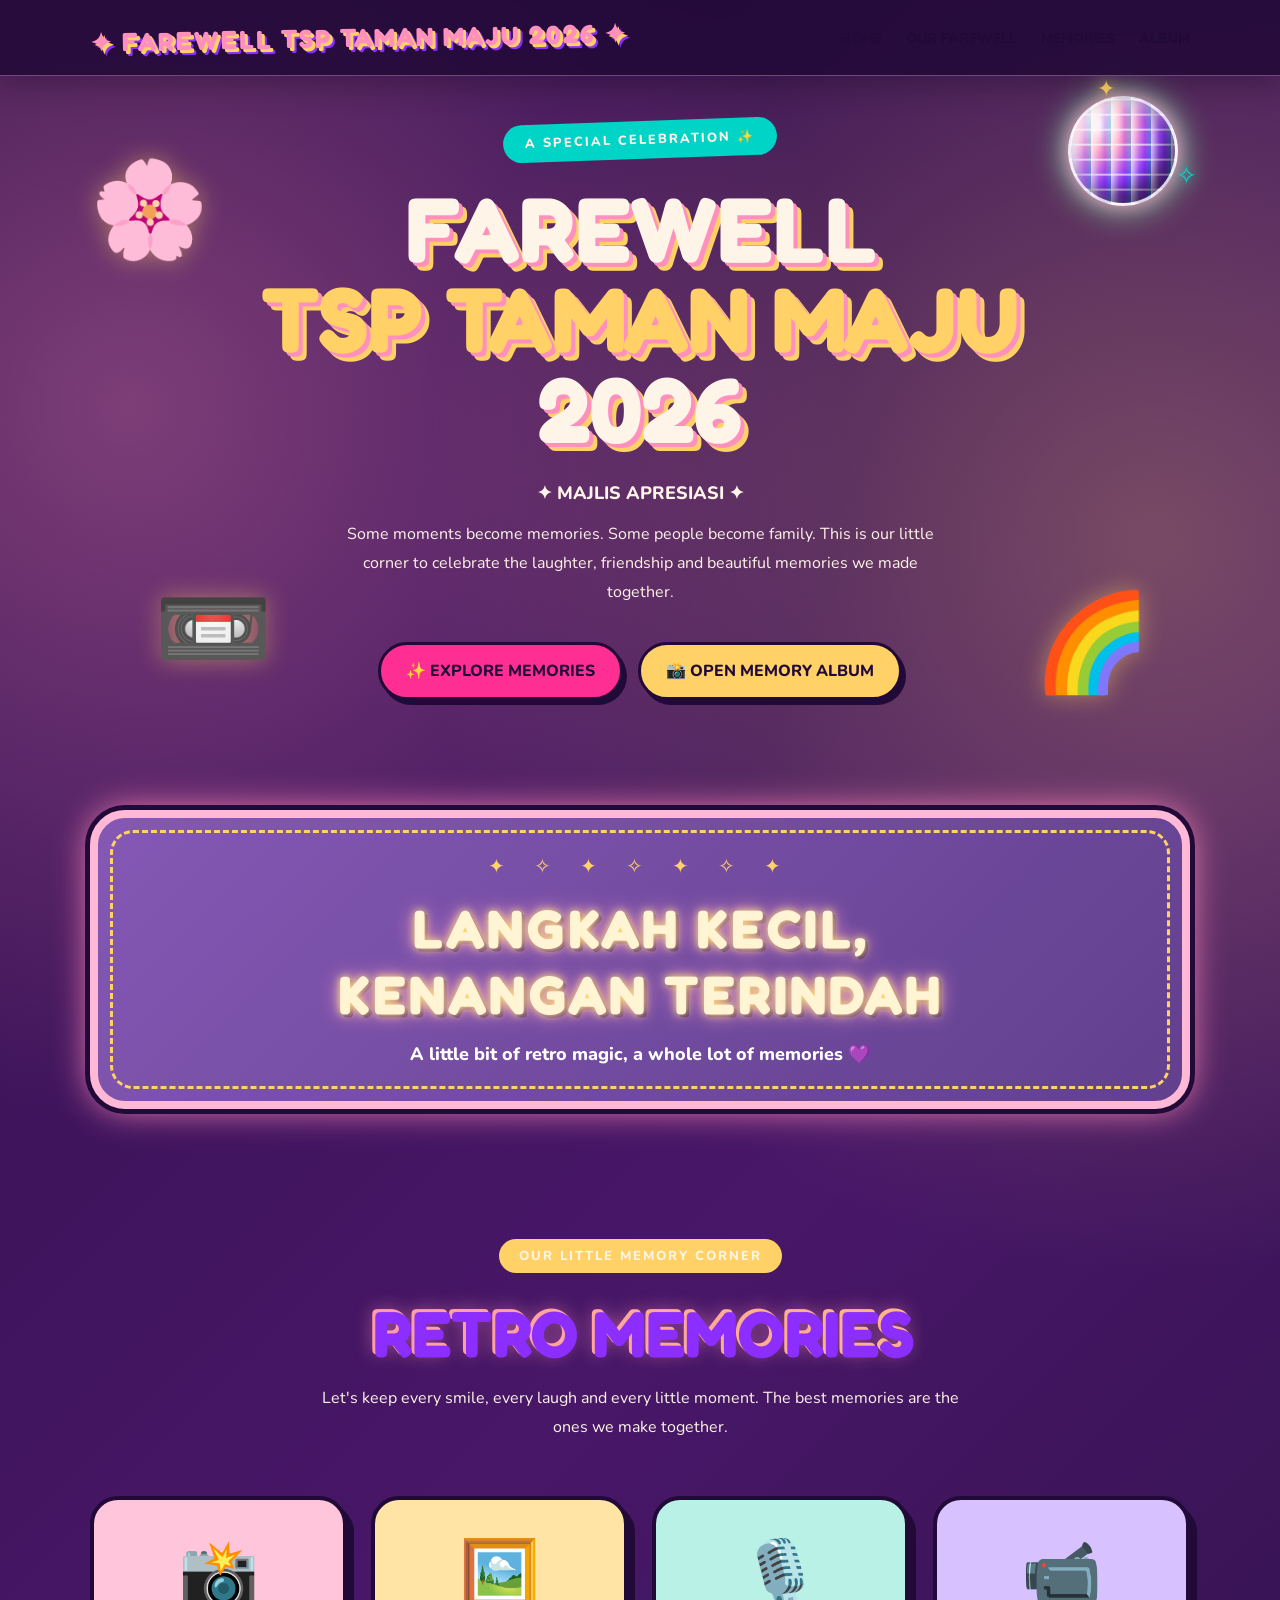
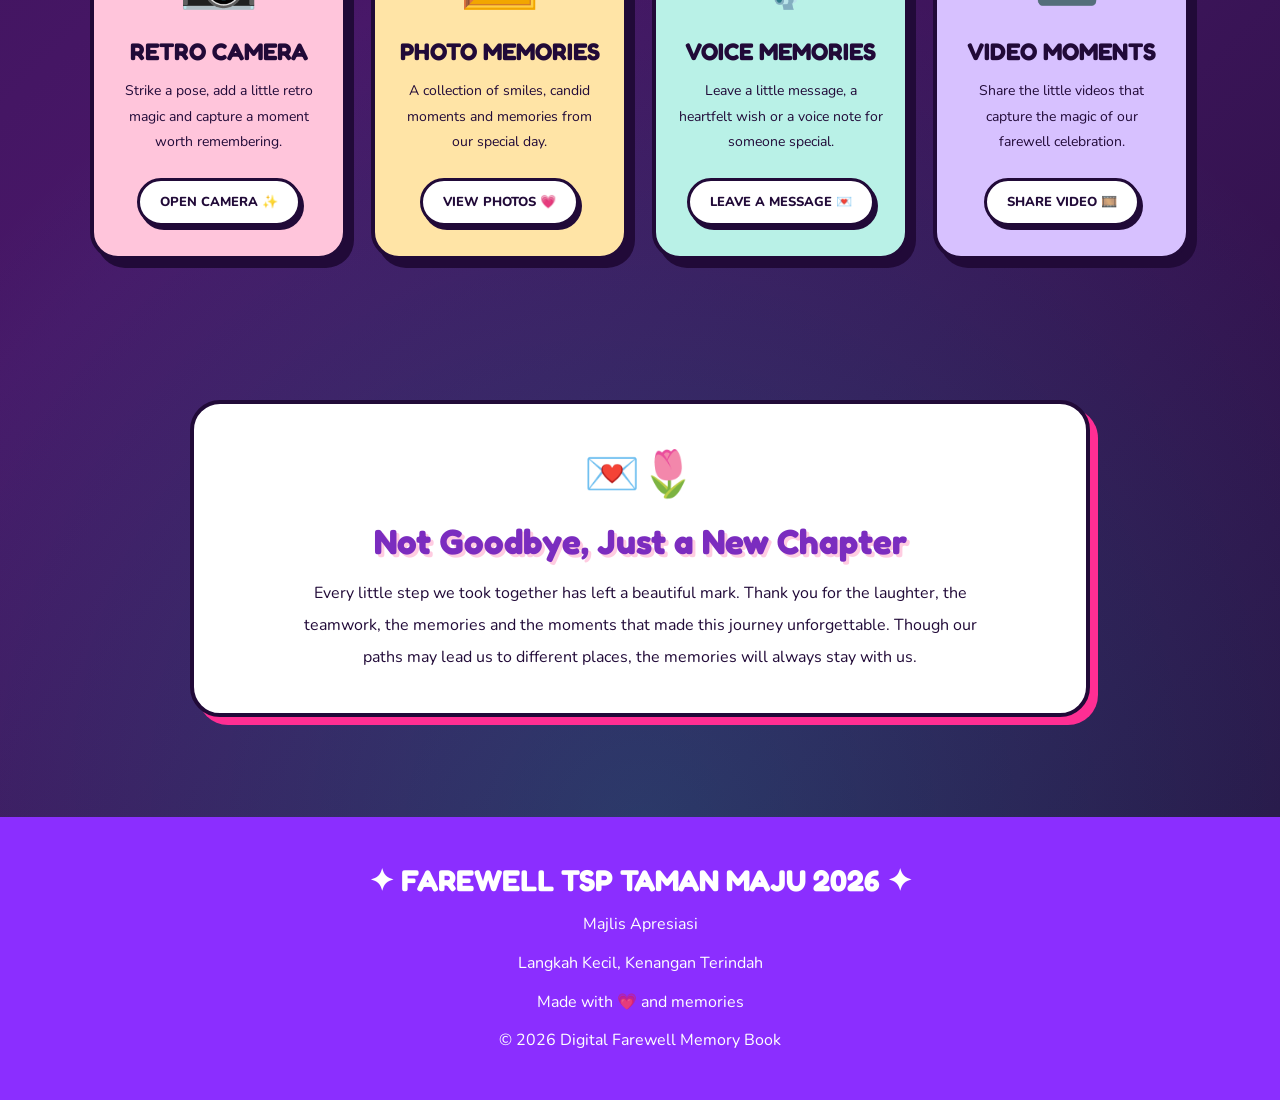
<file: index.html>
<!DOCTYPE html>
<html lang="ms">
<head>
<meta charset="UTF-8">
<meta name="viewport" content="width=device-width, initial-scale=1.0">
<title>Farewell TSP Taman Maju 2026</title>

<style>
@import url('https://fonts.googleapis.com/css2?family=Fredoka:wght@400;500;600;700&family=Nunito:wght@400;600;700;800&display=swap');

:root {
  --pink: #FF2E93;
  --peach: #FFB86C;
  --purple: #8B2EFF;
  --deep: #210A38;
  --turquoise: #00D4C7;
  --cream: #FFF4E8;
  --yellow: #FFD166;
}

* {
  box-sizing:border-box;
  margin:0;
  padding:0;
}

html {
  scroll-behavior:smooth;
}

body {
  font-family: 'Nunito', sans-serif;
  color: var(--cream);
  background:
    radial-gradient(ellipse at 15% 10%, rgba(255, 46, 147, 0.30), transparent 40%),
    radial-gradient(ellipse at 85% 15%, rgba(139, 46, 255, 0.35), transparent 42%),
    radial-gradient(ellipse at 50% 90%, rgba(0, 212, 199, 0.12), transparent 45%),
    linear-gradient(135deg, #210A38, #351052, #210A38);
  overflow-x: hidden;
}
nav {
  display: flex;
  justify-content: space-between;
  align-items: center;
  padding: 22px 7%;
  flex-wrap: wrap;
  gap: 15px;
  background: rgba(33, 10, 56, 0.88);
  backdrop-filter: blur(14px);
  border-bottom: 1px solid rgba(255, 209, 102, 0.35);
  box-shadow: 0 8px 30px rgba(0, 0, 0, 0.25);
  position: relative;
  z-index: 10;
}

.logo {
    font-family: 'Fredoka', sans-serif;
    font-weight: 700;
    font-size: 26px;
    color: #FF8FBD;
    letter-spacing: 2px;
    text-shadow:
        3px 3px 0 #FFD166,
        5px 5px 0 #8B2EFF;
    transform: rotate(-1deg);
    transition: .3s ease;
}

.logo:hover {
    transform: rotate(1deg) scale(1.05);
    text-shadow:
        3px 3px 0 #FFD166,
        6px 6px 0 #8B2EFF;
}

nav ul {
  list-style:none;
  display:flex;
  gap:24px;
  flex-wrap:wrap;
}

nav a {
  text-decoration:none;
  color:var(--deep);
  font-weight:800;
  font-size:14px;
}

nav a:hover {
  color:#d64d91;
}

.hero {
  min-height:650px;
  padding:45px 7% 80px;
  display:flex;
  align-items:center;
  justify-content:center;
  text-align:center;
  position:relative;
}

.hero-content {
  max-width:950px;
  position:relative;
  z-index:2;
}

.eyebrow {
  display:inline-block;
  background:var(--turquoise);
  padding:10px 22px;
  border-radius:30px;
  font-weight:800;
  letter-spacing:2px;
  font-size:13px;
  transform:rotate(-2deg);
  margin-bottom:24px;
}

.hero h1 {
  font-family: 'Fredoka', sans-serif;
  font-size: clamp(42px, 8vw, 92px);
  font-weight: 700;
  line-height: 0.98;
  text-transform: uppercase;
  color: #FFF4E8;
  text-shadow:
    3px 3px 0 #FF4F9A,
    6px 6px 0 #00D4C7,
    0 0 25px rgba(255, 209, 102, 0.35);
}

.hero h1 span {
  display: block;
  color: #FFD166;
}

.hero-subtitle {
  font-size:18px;
  margin-top:28px;
  font-weight:800;
}

.hero-description {
  max-width:600px;
  margin:15px auto 0;
  line-height:1.8;
  font-size:16px;
}

.hero-buttons {
  display:flex;
  justify-content:center;
  flex-wrap:wrap;
  gap:15px;
  margin-top:35px;
}

.btn {
  display:inline-block;
  padding:15px 25px;
  border-radius:50px;
  text-decoration:none;
  font-weight:800;
  border:3px solid var(--deep);
  box-shadow:4px 5px 0 var(--deep);
  transition:.2s;
}

.btn:hover {
  transform:translateY(-4px);
  box-shadow:4px 9px 0 var(--deep);
}

.btn-primary {
  background:var(--pink);
  color:var(--deep);
}

.btn-secondary {
  background:var(--yellow);
  color:var(--deep);
}

.decor {
  position:absolute;
  font-size:clamp(45px,8vw,95px);
  z-index:1;
  animation:float 4s ease-in-out infinite;
}

.decor-1 {
  top:10%;
  left:7%;
}

.decor-2 {
  top:18%;
  right:8%;
  animation-delay:1s;
}

.decor-3 {
  bottom:12%;
  left:12%;
  animation-delay:1.5s;
}

.decor-4 {
  bottom:10%;
  right:10%;
  animation-delay:2s;
}

@keyframes float {
  0%,100% {transform:translateY(0) rotate(-5deg);}
  50% {transform:translateY(-15px) rotate(5deg);}
}

/* MARQUEE */

.marquee-wrap {
  padding:30px 7%;
}

.marquee {
  max-width:1100px;
  margin:auto;
  background:linear-gradient(135deg,#8458b4,#62408e);
  border-radius:35px;
  padding:35px 25px;
  border:8px solid #ffb8d5;
  box-shadow:
    0 0 0 5px var(--deep),
    0 0 35px #ff85b9;
  text-align:center;
  position:relative;
}

.marquee:before {
  content:"";
  position:absolute;
  inset:12px;
  border:3px dashed var(--yellow);
  border-radius:23px;
  pointer-events:none;
}

.marquee-title {
  color:#fff5d4;
  font-family:'Fredoka',sans-serif;
  font-size:clamp(24px,5vw,54px);
  font-weight:700;
  letter-spacing:3px;
  text-shadow:
    0 0 8px #ffe578,
    0 0 20px #ff9ecb,
    3px 3px 0 #43265e;
  position:relative;
}

.marquee-text {
  color:white;
  margin-top:15px;
  font-size:18px;
  font-weight:800;
  position:relative;
}

.bulbs {
  font-size:20px;
  color:var(--yellow);
  letter-spacing:12px;
  margin-bottom:15px;
  position:relative;
}

/* MEMORIES */

.memories {
  padding:100px 7%;
}

.section-heading {
  text-align:center;
  margin-bottom:55px;
}

.section-heading .tag {
  display:inline-block;
  background:var(--yellow);
  border-radius:30px;
  padding:8px 20px;
  font-size:13px;
  font-weight:800;
  letter-spacing:2px;
}

.section-heading h2 {
  font-family:'Fredoka',sans-serif;
  font-size:clamp(38px,6vw,65px);
  color:var(--purple);
  margin-top:18px;
}

.section-heading p {
  max-width:650px;
  margin:15px auto 0;
  line-height:1.8;
}

.memory-grid {
  max-width:1100px;
  margin:auto;
  display:grid;
  grid-template-columns:repeat(4,1fr);
  gap:24px;
}

.memory-card {
  padding:30px 22px;
  border:4px solid var(--deep);
  border-radius:28px;
  box-shadow:7px 8px 0 var(--deep);
  text-align:center;
  transition:.25s;
  display:flex;
  flex-direction:column;
  align-items:center;
}

.memory-card:hover {
  transform:translateY(-8px) rotate(-1deg);
}

.memory-card:nth-child(1) {
  background:#ffc5db;
}

.memory-card:nth-child(2) {
  background:#ffe4a6;
}

.memory-card:nth-child(3) {
  background:#b9f1e7;
}

.memory-card:nth-child(4) {
  background:#d7c1ff;
}

.card-icon {
  font-size:65px;
  margin-bottom:18px;
}

.memory-card h3 {
  font-family:'Fredoka',sans-serif;
  font-size:24px;
  color: #210A38;
  margin-bottom:12px;
}

.memory-card p {
  font-size:14px;
  color: #210A38;
  line-height:1.8;
  margin-bottom:24px;
}
.card-btn {
  margin-top:auto;
  background:white;
  border:3px solid var(--deep);
  box-shadow:3px 4px 0 var(--deep);
  border-radius:30px;
  padding:12px 20px;
  font-weight:800;
  color:var(--deep);
  text-decoration:none;
  font-size:13px;
  transition:.2s;
}

.card-btn:hover {
  background:var(--yellow);
}

/* LITTLE NOTE */

.note-section {
  padding:40px 7% 100px;
}

.note {
  max-width:900px;
  margin:auto;
  background:#fff;
  border:4px solid var(--deep);
  border-radius:30px;
  padding:40px;
  box-shadow:8px 8px 0 var(--pink);
  text-align:center;
}

.note-icon {
  font-size:45px;
  margin-bottom:15px;
}

.note h2 {
    font-family:'Fredoka',sans-serif;
    font-size:35px;
    color:#7B2CBF;
    margin-bottom:15px;
}

.note p {
    color: #210A38;
    line-height: 2;
    max-width: 700px;
    margin: auto;
}

/* FOOTER */

footer {
  background:var(--purple);
  color:white;
  padding:45px 7%;
  text-align:center;
}

.footer-title {
  font-family:'Fredoka',sans-serif;
  font-size:30px;
  font-weight:700;
  margin-bottom:12px;
}

footer p {
  margin-top:10px;
  line-height:1.8;
}

.footer-heart {
  color:#ffb6d6;
}

/* RESPONSIVE */

@media(max-width:900px) {
  .memory-grid {
    grid-template-columns:repeat(2,1fr);
  }

  .hero {
    min-height:550px;
  }
}

@media(max-width:600px) {
  nav {
    justify-content:center;
    text-align:center;
  }

  nav ul {
    justify-content:center;
    gap:15px;
  }

  .hero {
    padding:50px 5% 80px;
    min-height:500px;
  }

  .hero-description {
    font-size:14px;
  }

  .decor {
    font-size:45px;
  }

  .memory-grid {
    grid-template-columns:1fr;
  }

  .memories {
    padding:70px 6%;
  }

  .note {
    padding:28px 20px;
  }

  .note h2 {
    font-size:28px;
  }
} /* Penutup farewell - tulisan lebih jelas */
.note-box h2 {
  color: #8B2EFF;
}

.note-box p {
    color: #210A38;
}

.note-box p {
    color: #210A38 !important;
}
  /* ===== CANDY GROOVY RETRO GLOW ===== */

body {
    background:
        radial-gradient(circle at 10% 15%, rgba(255,143,189,0.35), transparent 28%),
        radial-gradient(circle at 90% 20%, rgba(255,209,102,0.28), transparent 30%),
        radial-gradient(circle at 50% 90%, rgba(0,212,199,0.20), transparent 35%),
        linear-gradient(135deg, #32104B, #481768, #26103F) !important;
}

/* Retro sparkle glow */
.decor {
    filter: drop-shadow(0 0 12px rgba(255,209,102,0.45));
}

/* Funky hero title */
.hero h1 {
    text-shadow:
        4px 4px 0 #FF8FBD,
        8px 8px 0 #FFD166 !important;
}

/* Groovy playful movement */
.decor {
    animation: groovyFloat 4s ease-in-out infinite;
}

@keyframes groovyFloat {
    0%, 100% {
        transform: translateY(0) rotate(-5deg);
    }
    50% {
        transform: translateY(-12px) rotate(5deg);
    }
}

/* Retro glow for section titles */
section h2 {
    text-shadow: 3px 3px 0 rgba(255,143,189,0.45);
}

/* Smooth visual effects */
.memory-card {
    transition: transform .35s ease, box-shadow .35s ease;
}

.memory-card:hover {
    transform: translateY(-10px) rotate(-2deg);
}
/* ===== LUXURY RETRO DISCO BALL ===== */

.decor-2 {
    position: absolute;
    top: 20px;
    right: 8%;
    z-index: 3;
    animation: discoFloat 5s ease-in-out infinite;
}

.disco-ball {
    width: 110px;
    height: 110px;
    border-radius: 50%;
    background:
        repeating-linear-gradient(
            0deg,
            transparent 0px,
            transparent 12px,
            rgba(255,255,255,0.85) 13px,
            transparent 15px
        ),
        repeating-linear-gradient(
            90deg,
            rgba(255,255,255,0.75) 0px,
            rgba(255,255,255,0.15) 8px,
            rgba(139,46,255,0.35) 14px,
            rgba(0,212,199,0.4) 20px
        ),
        radial-gradient(circle at 30% 25%, #ffffff, #FF8FBD 25%, #8B2EFF 55%, #210A38 85%);
    border: 3px solid rgba(255,255,255,0.8);
    box-shadow:
        0 0 18px #FF8FBD,
        0 0 35px rgba(0,212,199,0.7),
        inset -10px -10px 20px rgba(33,10,56,0.5),
        inset 8px 8px 15px rgba(255,255,255,0.7);
    position: relative;
    animation: discoSpin 12s linear infinite;
}

.disco-ball::before {
    content: "✦";
    position: absolute;
    top: -25px;
    left: 25%;
    color: #FFD166;
    font-size: 22px;
    text-shadow: 0 0 15px #FFD166;
    animation: sparkle 2s ease-in-out infinite;
}

.disco-ball::after {
    content: "✧";
    position: absolute;
    right: -22px;
    bottom: 10px;
    color: #00D4C7;
    font-size: 25px;
    text-shadow: 0 0 15px #00D4C7;
    animation: sparkle 1.8s ease-in-out infinite alternate;
}

@keyframes discoSpin {
    from { transform: rotate(0deg); }
    to { transform: rotate(360deg); }
}

@keyframes discoFloat {
    0%, 100% { transform: translateY(0); }
    50% { transform: translateY(-12px); }
}

@keyframes sparkle {
    0%, 100% { opacity: 0.5; transform: scale(0.8); }
    50% { opacity: 1; transform: scale(1.3); }
}  
  /* ===== RETRO MEMORIES CANDY GLAM ===== */

.memories .section-heading h2 {
    background: linear-gradient(
        90deg,
        #FF8FBD,
        #FFD166,
        #00D4C7,
        #FF8FBD
    );
    background-size: 300% auto;
    -webkit-background-clip: text;
    background-clip: text;
    -webkit-text-fill-color: transparent;
    color: transparent;
    text-shadow:
        3px 3px 0 #8B2EFF,
        0 0 18px rgba(255,143,189,0.45);
    animation: retroTitleGlow 5s ease-in-out infinite;
}

@keyframes retroTitleGlow {
    0%, 100% {
        background-position: 0% center;
    }
    50% {
        background-position: 100% center;
    }
}
 </style>
  
  
</head>

<body>

<nav>
 <div class="logo">✦ FAREWELL TSP TAMAN MAJU 2026 ✦</div>

  <ul>
    <li><a href="#home">HOME</a></li>
    <li><a href="#marquee">OUR FAREWELL</a></li>
    <li><a href="#memories">MEMORIES</a></li>
    <li><a href="kenangan.html">ALBUM</a></li>
  </ul>
</nav>

<main>

<section class="hero" id="home">

  <div class="decor decor-1">🌸</div>
 <div class="decor decor-2">
    <div class="disco-ball"></div>
</div>
  <div class="decor decor-3">📼</div>
  <div class="decor decor-4">🌈</div>

  <div class="hero-content">

    <div class="eyebrow">
      A SPECIAL CELEBRATION ✨
    </div>

    <h1>
      FAREWELL
      <span>TSP TAMAN MAJU</span>
      2026
    </h1>

    <p class="hero-subtitle">
      ✦ MAJLIS APRESIASI ✦
    </p>

    <p class="hero-description">
      Some moments become memories. Some people become family.
      This is our little corner to celebrate the laughter, friendship
      and beautiful memories we made together.
    </p>

    <div class="hero-buttons">
      <a href="#memories" class="btn btn-primary">
        ✨ EXPLORE MEMORIES
      </a>

      <a href="kenangan.html" class="btn btn-secondary">
        📸 OPEN MEMORY ALBUM
      </a>
    </div>

  </div>
</section>

<section class="marquee-wrap" id="marquee">

  <div class="marquee">

    <div class="bulbs">
      ✦ ✧ ✦ ✧ ✦ ✧ ✦
    </div>

    <div class="marquee-title">
      LANGKAH KECIL,<br>
      KENANGAN TERINDAH
    </div>

    <p class="marquee-text">
      A little bit of retro magic, a whole lot of memories 💜
    </p>

  </div>

</section>

<section class="memories" id="memories">

  <div class="section-heading">

    <div class="tag">
      OUR LITTLE MEMORY CORNER
    </div>

    <h2>RETRO MEMORIES</h2>

    <p>
      Let's keep every smile, every laugh and every little moment.
      The best memories are the ones we make together.
    </p>

  </div>

  <div class="memory-grid">

    <div class="memory-card">

      <div class="card-icon">📸</div>

      <h3>RETRO CAMERA</h3>

      <p>
        Strike a pose, add a little retro magic
        and capture a moment worth remembering.
      </p>

      <a href="kenangan.html" class="card-btn">
        OPEN CAMERA ✨
      </a>

    </div>

    <div class="memory-card">

      <div class="card-icon">🖼️</div>

      <h3>PHOTO MEMORIES</h3>

      <p>
        A collection of smiles, candid moments
        and memories from our special day.
      </p>

      <a href="kenangan.html" class="card-btn">
        VIEW PHOTOS 💗
      </a>

    </div>

    <div class="memory-card">

      <div class="card-icon">🎙️</div>

      <h3>VOICE MEMORIES</h3>

      <p>
        Leave a little message, a heartfelt wish
        or a voice note for someone special.
      </p>

      <a href="kenangan.html" class="card-btn">
        LEAVE A MESSAGE 💌
      </a>

    </div>

    <div class="memory-card">

      <div class="card-icon">📹</div>

      <h3>VIDEO MOMENTS</h3>

      <p>
        Share the little videos that capture
        the magic of our farewell celebration.
      </p>

      <a href="kenangan.html" class="card-btn">
        SHARE VIDEO 🎞️
      </a>

    </div>

  </div>

</section>

<section class="note-section">

  <div class="note">

    <div class="note-icon">💌🌷</div>

    <h2>Not Goodbye, Just a New Chapter</h2>

    <p>
      Every little step we took together has left a beautiful mark.
      Thank you for the laughter, the teamwork, the memories
      and the moments that made this journey unforgettable.
      Though our paths may lead us to different places,
      the memories will always stay with us.
    </p>

  </div>

</section>

</main>

<footer>

  <div class="footer-title">
    ✦ FAREWELL TSP TAMAN MAJU 2026 ✦
  </div>

  <p>Majlis Apresiasi</p>

  <p>Langkah Kecil, Kenangan Terindah</p>

  <p>
    Made with <span class="footer-heart">💗</span>
    and memories
  </p>

  <p>© 2026 Digital Farewell Memory Book</p>

</footer>

</body>
</html>
</file>
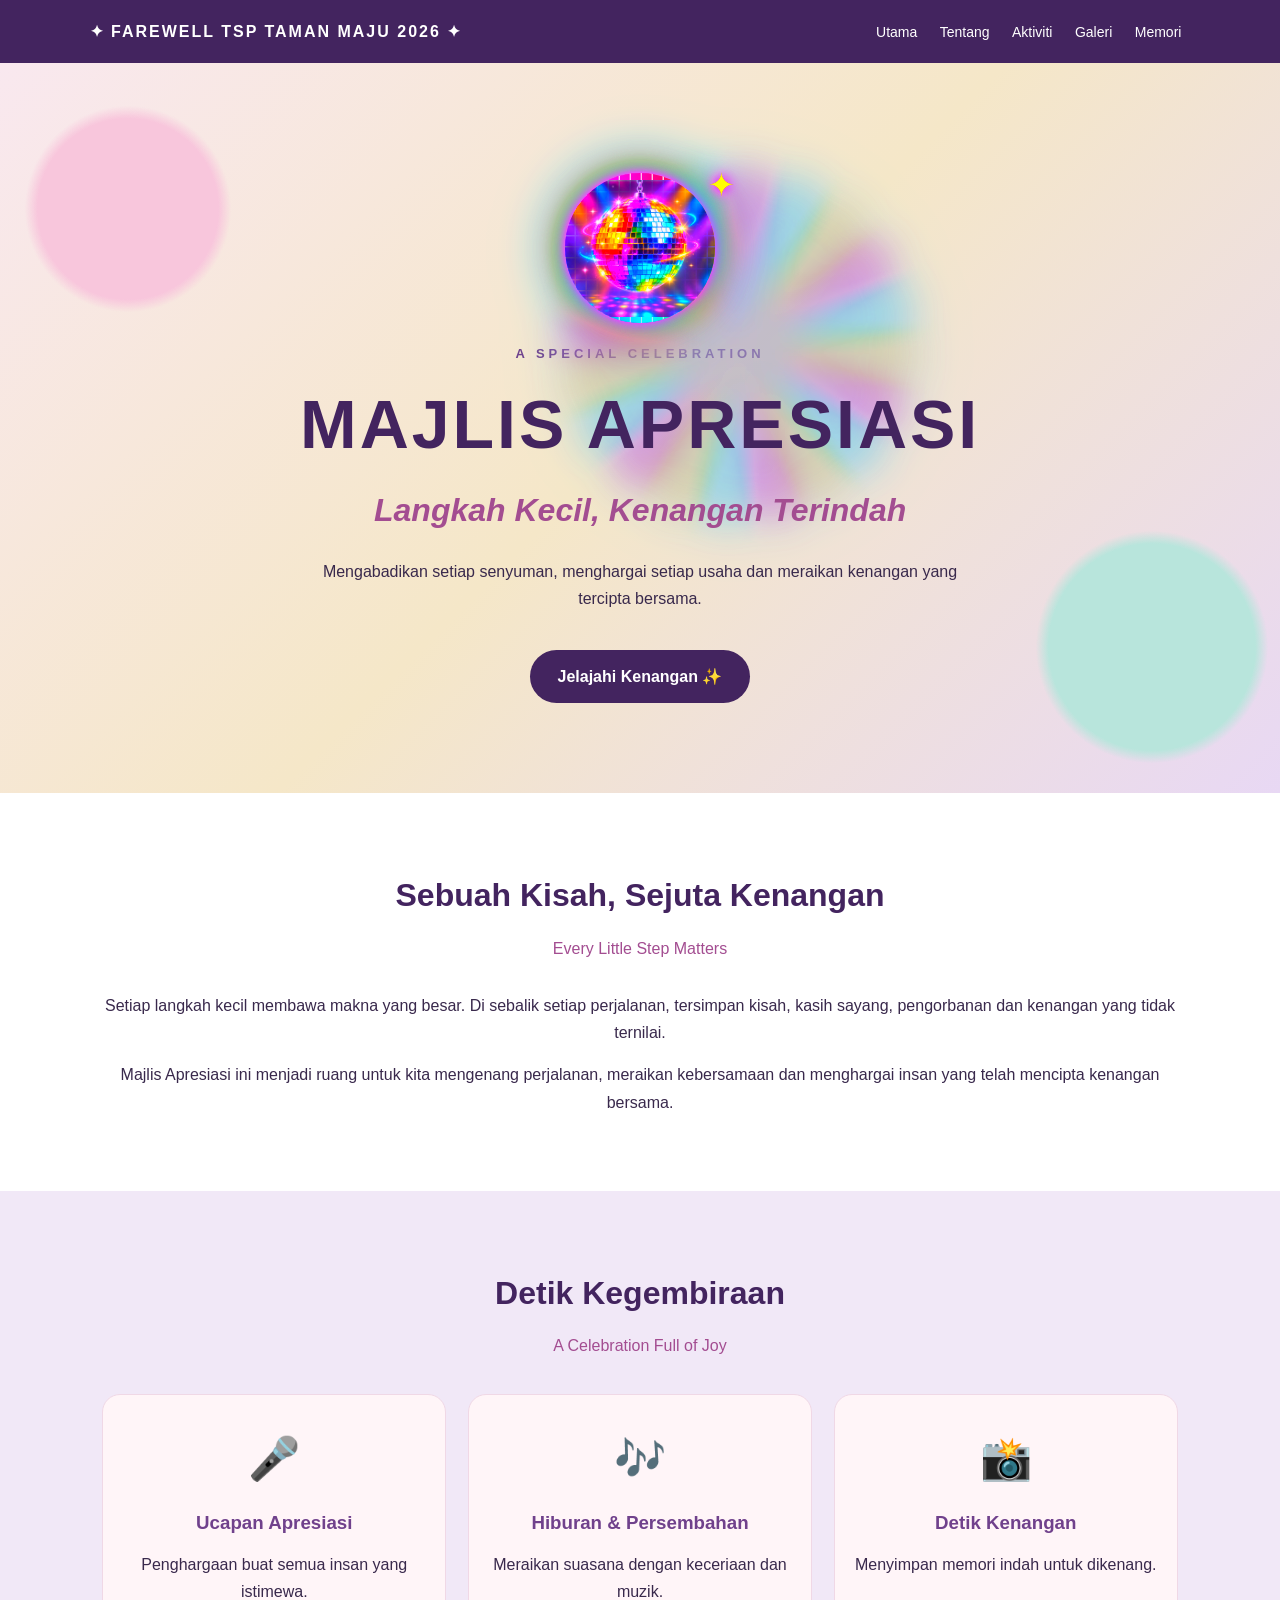
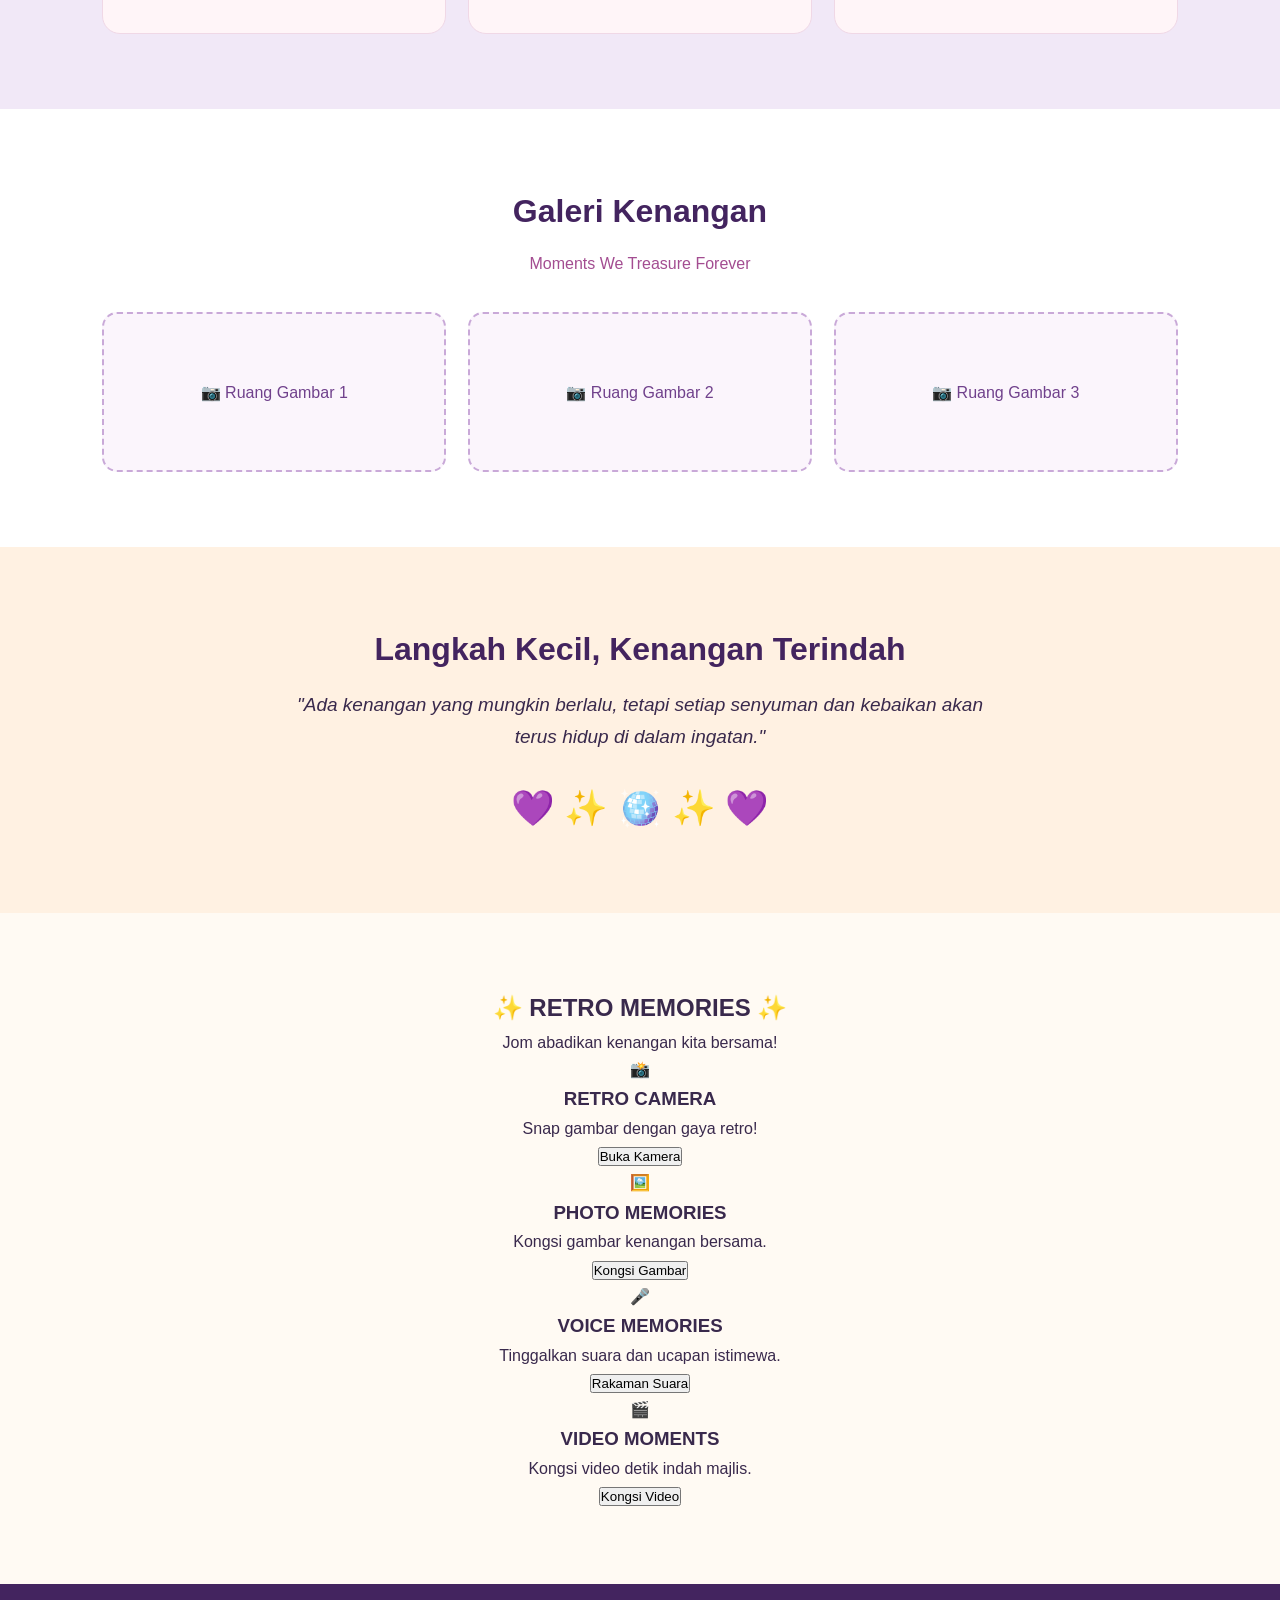
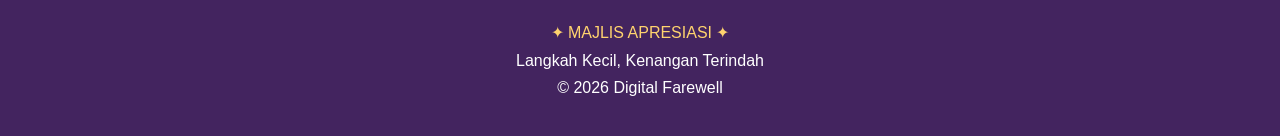
<file: index-backup-nov-2026.html>
<!DOCTYPE html>
<html lang="ms">
<head>
<meta charset="UTF-8">
<meta name="viewport" content="width=device-width, initial-scale=1.0">
<title>Majlis Apresiasi | Langkah Kecil, Kenangan Terindah</title>

<style>
* {
  margin: 0;
  padding: 0;
  box-sizing: border-box;
  scroll-behavior: smooth;
}

body {
  font-family: Arial, sans-serif;
  background: #fffaf3;
  color: #39294c;
  line-height: 1.7;
}

header {
  background: #43245f;
  color: white;
  padding: 18px 7%;
  display: flex;
  justify-content: space-between;
  align-items: center;
  flex-wrap: wrap;
  gap: 12px;
}

.logo {
  font-weight: bold;
  letter-spacing: 2px;
}

nav a {
  color: white;
  text-decoration: none;
  margin: 0 9px;
  font-size: 14px;
}

nav a:hover {
  color: #ffd36e;
}

.hero {
  min-height: 540px;
  padding: 90px 20px;
  text-align: center;
  display: flex;
  flex-direction: column;
  justify-content: center;
  align-items: center;
  background:
    radial-gradient(circle at 10% 20%, #f8c6dc 0 7%, transparent 8%),
    radial-gradient(circle at 90% 80%, #b8e5dc 0 8%, transparent 9%),
    linear-gradient(135deg, #f9e8ef, #f5e7c8, #e8d8f4);
}

.hero .eyebrow {
  letter-spacing: 4px;
  color: #70418c;
  font-size: 13px;
  font-weight: bold;
}

.hero h1 {
  font-size: clamp(38px, 7vw, 68px);
  color: #43245f;
  line-height: 1.15;
  margin: 20px 0;
}

.hero h2 {
  color: #a34d91;
  font-size: clamp(21px, 4vw, 32px);
  font-style: italic;
}

.hero p {
  max-width: 650px;
  margin: 20px auto;
}

.disco {
  font-size: 65px;
  margin-bottom: 10px;
}

.button {
  display: inline-block;
  background: #43245f;
  color: white;
  padding: 13px 28px;
  border-radius: 30px;
  text-decoration: none;
  margin-top: 18px;
  font-weight: bold;
}

.button:hover {
  background: #a34d91;
}

section {
  padding: 75px 8%;
  text-align: center;
}

.section-title {
  color: #43245f;
  font-size: 32px;
  margin-bottom: 12px;
}

.subtitle {
  color: #a34d91;
  margin-bottom: 30px;
}

.about {
  background: white;
}

.cards {
  display: grid;
  grid-template-columns: repeat(auto-fit, minmax(210px, 1fr));
  gap: 22px;
  margin-top: 35px;
}

.card {
  background: #fff5f8;
  padding: 28px 20px;
  border-radius: 18px;
  border: 1px solid #f0d8e6;
}

.card .emoji {
  font-size: 42px;
}

.card h3 {
  color: #70418c;
  margin: 12px 0;
}

.activities {
  background: #f1e8f7;
}

.gallery {
  background: white;
}

.photo-box {
  min-height: 160px;
  border: 2px dashed #c9a9d8;
  background: #fbf5fc;
  border-radius: 15px;
  display: flex;
  justify-content: center;
  align-items: center;
  padding: 20px;
  color: #70418c;
}

.memory {
  background: #fff1e2;
}

.memory p {
  max-width: 700px;
  margin: auto;
  font-size: 19px;
  font-style: italic;
}

footer {
  background: #43245f;
  color: white;
  padding: 35px 20px;
  text-align: center;
}

footer span {
  color: #ffd36e;
}

@media (max-width: 600px) {
  header {
    justify-content: center;
    text-align: center;
  }

  nav a {
    display: inline-block;
    margin: 5px;
  }

  section {
    padding: 55px 6%;
  }
} 
  /* RETRO GLAM 80s ANIMATION */
@keyframes discoGlow {
  0%, 100% {
    transform: scale(1);
    opacity: 0.7;
  }
  50% {
    transform: scale(1.12);
    opacity: 1;
  }
}

@keyframes titleEntrance {
  from {
    opacity: 0;
    transform: translateY(25px);
  }
  to {
    opacity: 1;
    transform: translateY(0);
  }
}

.hero h1 {
  animation: titleEntrance 1.2s ease-out both;
}

.hero .disco {
  animation: discoGlow 3s ease-in-out infinite;
}

.hero::before,
.hero::after {
  animation: discoGlow 5s ease-in-out infinite;
}

header .logo {
  letter-spacing: 2px;
  transition: color 0.3s ease;
}

header .logo:hover {
  color: #ffd166;
}

nav a {
  transition: color 0.3s ease, transform 0.3s ease;
}

nav a:hover {
  color: #ffd166;
  transform: translateY(-3px);
}

@media (prefers-reduced-motion: reduce) {
  *, *::before, *::after {
    animation: none !important;
    transition: none !important;
  }
}
  /* ANIMASI TAJUK RETRO */
.hero {
    text-align: center;
    align-items: center;
}

.hero h1 {
    animation: tajukMasuk 1.5s ease-out both,
               cahayaTajuk 3s ease-in-out 1.5s infinite;
    letter-spacing: 3px;
}

.hero h2 {
    animation: tajukMasuk 1.5s ease-out 0.5s both;
}

.hero .disco {
    animation: rainbowDisco 5s linear infinite,
           discoShine 1s ease-in-out infinite;
}

@keyframes tajukMasuk {
    from {
        opacity: 0;
        transform: translateY(35px) scale(0.9);
    }
    to {
        opacity: 1;
        transform: translateY(0) scale(1);
    }
}

@keyframes cahayaTajuk {
    0%, 100% {
        text-shadow: 0 0 5px #d9b8ff;
    }
    50% {
        text-shadow: 0 0 15px #d9b8ff,
                     0 0 25px #ffd166;
    }
}

@keyframes discoBerputar {
    from { transform: rotate(0deg); }
    to { transform: rotate(360deg); }
}

@keyframes discoTerapung {
    from { margin-top: 0; }
    to { margin-top: -12px; }
}
  
/* DISCO BALL - RETRO PARTY EFFECT */
.hero .disco {
    display: inline-block;
    position: relative;
    font-size: 90px;
    filter: hue-rotate(0deg) saturate(2)
            drop-shadow(0 0 10px #ff4fd8)
            drop-shadow(0 0 20px #45eaff);
    animation: discoPesta 4s linear infinite;
}

.hero .disco::before,
.hero .disco::after {
    content: "✦";
    position: absolute;
    font-size: 28px;
    animation: bintangKelip 1s ease-in-out infinite alternate;
}

.hero .disco::before {
    color: #ff42b3;
    top: 0;
    left: -35px;
}

.hero .disco::after {
    content: "✧";
    color: #00d9ff;
    right: -35px;
    bottom: 0;
    animation-delay: 0.5s;
}

@keyframes discoPesta {
    0% {
        transform: rotate(0deg);
        filter: hue-rotate(0deg) saturate(2)
                drop-shadow(0 0 10px #ff4fd8);
    }
    100% {
        transform: rotate(360deg);
        filter: hue-rotate(360deg) saturate(2)
                drop-shadow(0 0 20px #45eaff);
    }
}

@keyframes bintangKelip {
    from {
        opacity: 0.3;
        transform: scale(0.7);
    }
    to {
        opacity: 1;
        transform: scale(1.5);
    }
}

/* BOLA DISKO PELANGI 80-AN */
.hero .disco {
    width: 105px;
    height: 105px;
    margin: 20px auto;
    border-radius: 50%;
    position: relative;
    display: block;
    background:
        repeating-linear-gradient(
            0deg,
            transparent 0 9px,
            rgba(255,255,255,0.8) 10px 11px
        ),
        repeating-linear-gradient(
            90deg,
            transparent 0 9px,
            rgba(255,255,255,0.8) 10px 11px
        ),
        conic-gradient(
            #ff0080, #ffdd00, #00e5ff,
            #7b2cff, #ff0080
        );
    box-shadow:
        0 0 12px #ff00cc,
        0 0 25px #00eaff,
        0 0 40px #ffcc00;
    animation: rainbowDisco 5s linear infinite;
}

.hero .disco::before {
    content: "";
    position: absolute;
    inset: 0;
    border-radius: 50%;
    background: linear-gradient(
        135deg,
        rgba(255,255,255,0.9),
        transparent 35%,
        rgba(255,255,255,0.5) 55%,
        transparent 75%
    );
    animation: discoShine 1s ease-in-out infinite alternate;
}

.hero .disco::after {
    content: "✦";
    position: absolute;
    top: -15px;
    right: -20px;
    color: #fff000;
    font-size: 32px;
    text-shadow: 0 0 12px #ff00cc;
    animation: discoSparkle 0.7s infinite alternate;
}

@keyframes rainbowDisco {
    from { transform: rotate(0deg); filter: hue-rotate(0deg); }
    to { transform: rotate(360deg); filter: hue-rotate(360deg); }
}

@keyframes discoShine {
    from { opacity: 0.3; }
    to { opacity: 1; }
}

@keyframes discoSparkle {
    from { opacity: 0.2; transform: scale(0.7); }
    to { opacity: 1; transform: scale(1.4); }
}

  
/* GLOBE DISCO PELANGI BERPUTAR */
.hero .disco {
    display: flex;
    justify-content: center;
    align-items: center;
    margin: 20px auto;
    width: 150px;
    height: 150px;
}

.hero .disco img {
    width: 150px;
    height: 150px;
    object-fit: contain;
    border-radius: 50%;
    animation: discoSpin 8s linear infinite,
               discoFlash 1.2s ease-in-out infinite alternate;
}

@keyframes discoSpin {
    from { transform: rotate(0deg); }
    to { transform: rotate(360deg); }
}

@keyframes discoFlash {
    from {
        filter: brightness(0.9) drop-shadow(0 0 8px #ff00cc);
    }
    to {
        filter: brightness(1.5) drop-shadow(0 0 25px #00ffff)
                drop-shadow(0 0 35px #ff00cc);
    }
}

/* EFEK DISCO 3D DAN CAHAYA PELANGI */
.hero .disco {
    position: relative;
    display: grid;
    place-items: center;
    isolation: isolate;
}

.hero .disco::before {
    content: "";
    position: absolute;
    width: 230%;
    height: 230%;
    border-radius: 50%;
    background: repeating-conic-gradient(
        from 0deg,
        rgba(255, 0, 128, 0.45) 0deg 8deg,
        transparent 8deg 18deg,
        rgba(0, 220, 255, 0.45) 18deg 26deg,
        transparent 26deg 36deg,
        rgba(255, 220, 0, 0.4) 36deg 44deg,
        transparent 44deg 54deg
    );
    filter: blur(18px);
    z-index: -1;
    animation: discoRays 8s linear infinite;
}

.hero .disco img {
    position: relative;
    z-index: 2;
    transform-style: preserve-3d;
    animation:
        globeSpin 8s linear infinite,
        discoFlash 1.2s ease-in-out infinite alternate;
}

@keyframes discoRays {
    from { transform: rotate(0deg); }
    to { transform: rotate(360deg); }
}

@keyframes globeSpin {
    from { transform: perspective(600px) rotateY(0deg); }
    to { transform: perspective(600px) rotateY(360deg); }
}

@keyframes discoFlash {
    from {
        filter: brightness(0.9) drop-shadow(0 0 8px #ff00cc);
    }
    to {
        filter: brightness(1.5) drop-shadow(0 0 25px #00ffff)
                drop-shadow(0 0 35px #ff00cc);
    }
}

</style>
</head>

<body>

<header>
<div class="logo">✦ FAREWELL TSP TAMAN MAJU 2026 ✦</div>
  <nav>
    <a href="#utama">Utama</a>
    <a href="#majlis">Tentang</a>
    <a href="#aktiviti">Aktiviti</a>
    <a href="#galeri">Galeri</a>
    <a href="#memori">Memori</a>
  </nav>
</header>

<main>

<section class="hero" id="utama">
 <div class="disco">
  <img src="disco-ball.png.png" alt="Colorful Disco Ball">
</div>
  <div class="eyebrow">A SPECIAL CELEBRATION</div>
  <h1>MAJLIS APRESIASI</h1>
  <h2>Langkah Kecil, Kenangan Terindah</h2>
  <p>
    Mengabadikan setiap senyuman, menghargai setiap usaha
    dan meraikan kenangan yang tercipta bersama.
  </p>
  <a href="#majlis" class="button">Jelajahi Kenangan ✨</a>
</section>

<section class="about" id="majlis">
  <h2 class="section-title">Sebuah Kisah, Sejuta Kenangan</h2>
  <p class="subtitle">Every Little Step Matters</p>
  <p>
    Setiap langkah kecil membawa makna yang besar.
    Di sebalik setiap perjalanan, tersimpan kisah,
    kasih sayang, pengorbanan dan kenangan yang tidak ternilai.
  </p>
  <p style="margin-top:15px;">
    Majlis Apresiasi ini menjadi ruang untuk kita
    mengenang perjalanan, meraikan kebersamaan
    dan menghargai insan yang telah mencipta kenangan bersama.
  </p>
</section>

<section class="activities" id="aktiviti">
  <h2 class="section-title">Detik Kegembiraan</h2>
  <p class="subtitle">A Celebration Full of Joy</p>

  <div class="cards">
    <div class="card">
      <div class="emoji">🎤</div>
      <h3>Ucapan Apresiasi</h3>
      <p>Penghargaan buat semua insan yang istimewa.</p>
    </div>

    <div class="card">
      <div class="emoji">🎶</div>
      <h3>Hiburan & Persembahan</h3>
      <p>Meraikan suasana dengan keceriaan dan muzik.</p>
    </div>

    <div class="card">
      <div class="emoji">📸</div>
      <h3>Detik Kenangan</h3>
      <p>Menyimpan memori indah untuk dikenang.</p>
    </div>
  </div>
</section>

<section class="gallery" id="galeri">
  <h2 class="section-title">Galeri Kenangan</h2>
  <p class="subtitle">Moments We Treasure Forever</p>

  <div class="cards">
    <div class="photo-box">📷 Ruang Gambar 1</div>
    <div class="photo-box">📷 Ruang Gambar 2</div>
    <div class="photo-box">📷 Ruang Gambar 3</div>
  </div>
</section>

<section class="memory" id="memori">
  <h2 class="section-title">Langkah Kecil, Kenangan Terindah</h2>
  <p>
    "Ada kenangan yang mungkin berlalu,
    tetapi setiap senyuman dan kebaikan
    akan terus hidup di dalam ingatan."
  </p>
  <div style="font-size:35px; margin-top:25px;">
    💜 ✨ 🪩 ✨ 💜
  </div>
</section>

<section class="retro-memories" id="retro-memories">
  <h2>✨ RETRO MEMORIES ✨</h2>
  <p class="retro-subtitle">
    Jom abadikan kenangan kita bersama!
  </p>

  <div class="memory-buttons">
    <div class="memory-card">
      <div class="memory-icon">📸</div>
      <h3>RETRO CAMERA</h3>
      <p>Snap gambar dengan gaya retro!</p>
      <button type="button">Buka Kamera</button>
    </div>

    <div class="memory-card">
      <div class="memory-icon">🖼️</div>
      <h3>PHOTO MEMORIES</h3>
      <p>Kongsi gambar kenangan bersama.</p>
      <button type="button">Kongsi Gambar</button>
    </div>

    <div class="memory-card">
      <div class="memory-icon">🎤</div>
      <h3>VOICE MEMORIES</h3>
      <p>Tinggalkan suara dan ucapan istimewa.</p>
      <button type="button">Rakaman Suara</button>
    </div>

    <div class="memory-card">
      <div class="memory-icon">🎬</div>
      <h3>VIDEO MOMENTS</h3>
      <p>Kongsi video detik indah majlis.</p>
      <button type="button">Kongsi Video</button>
    </div>
  </div>
</section>

</main>

<footer>
  <p><span>✦ MAJLIS APRESIASI ✦</span></p>
  <p>Langkah Kecil, Kenangan Terindah</p>
  <p>© 2026 Digital Farewell</p>
</footer>
<script src="config.js"></script>
  <script src="app.js"></script>
</body>
</html>
</file>
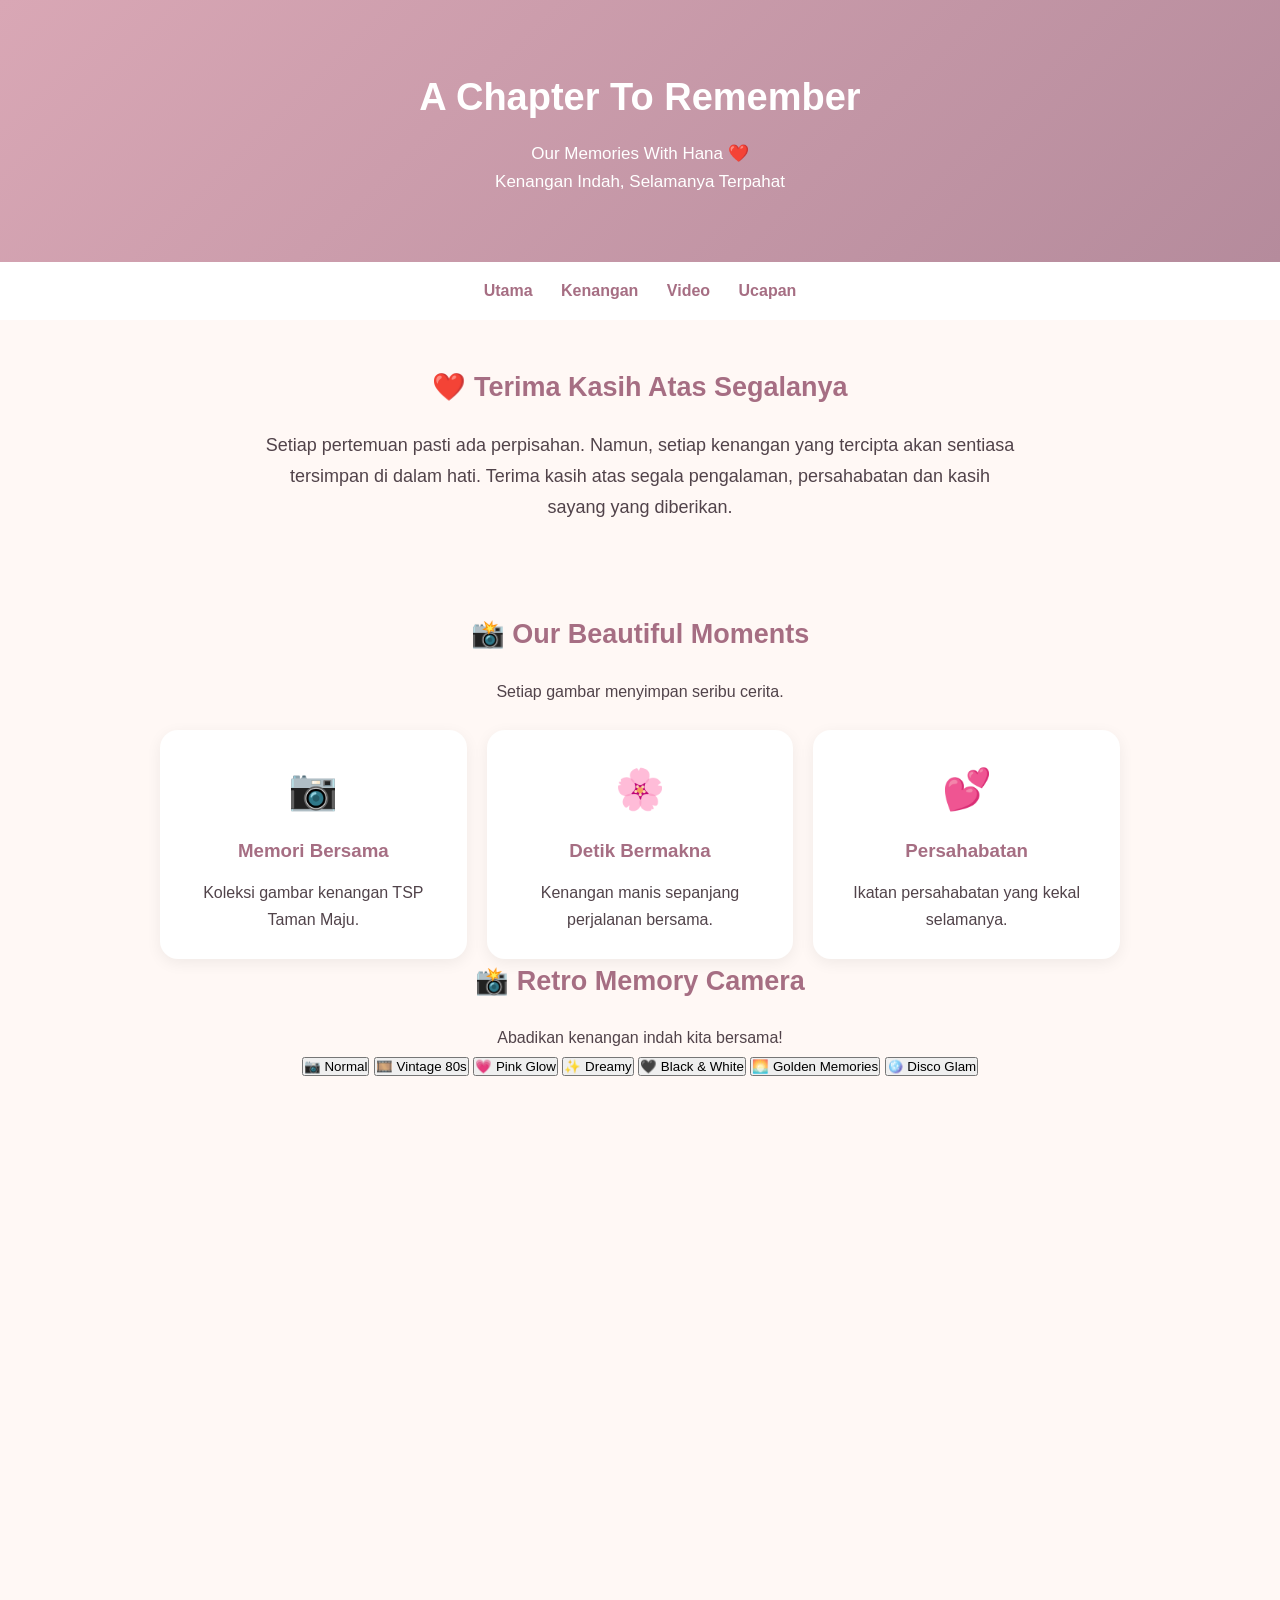
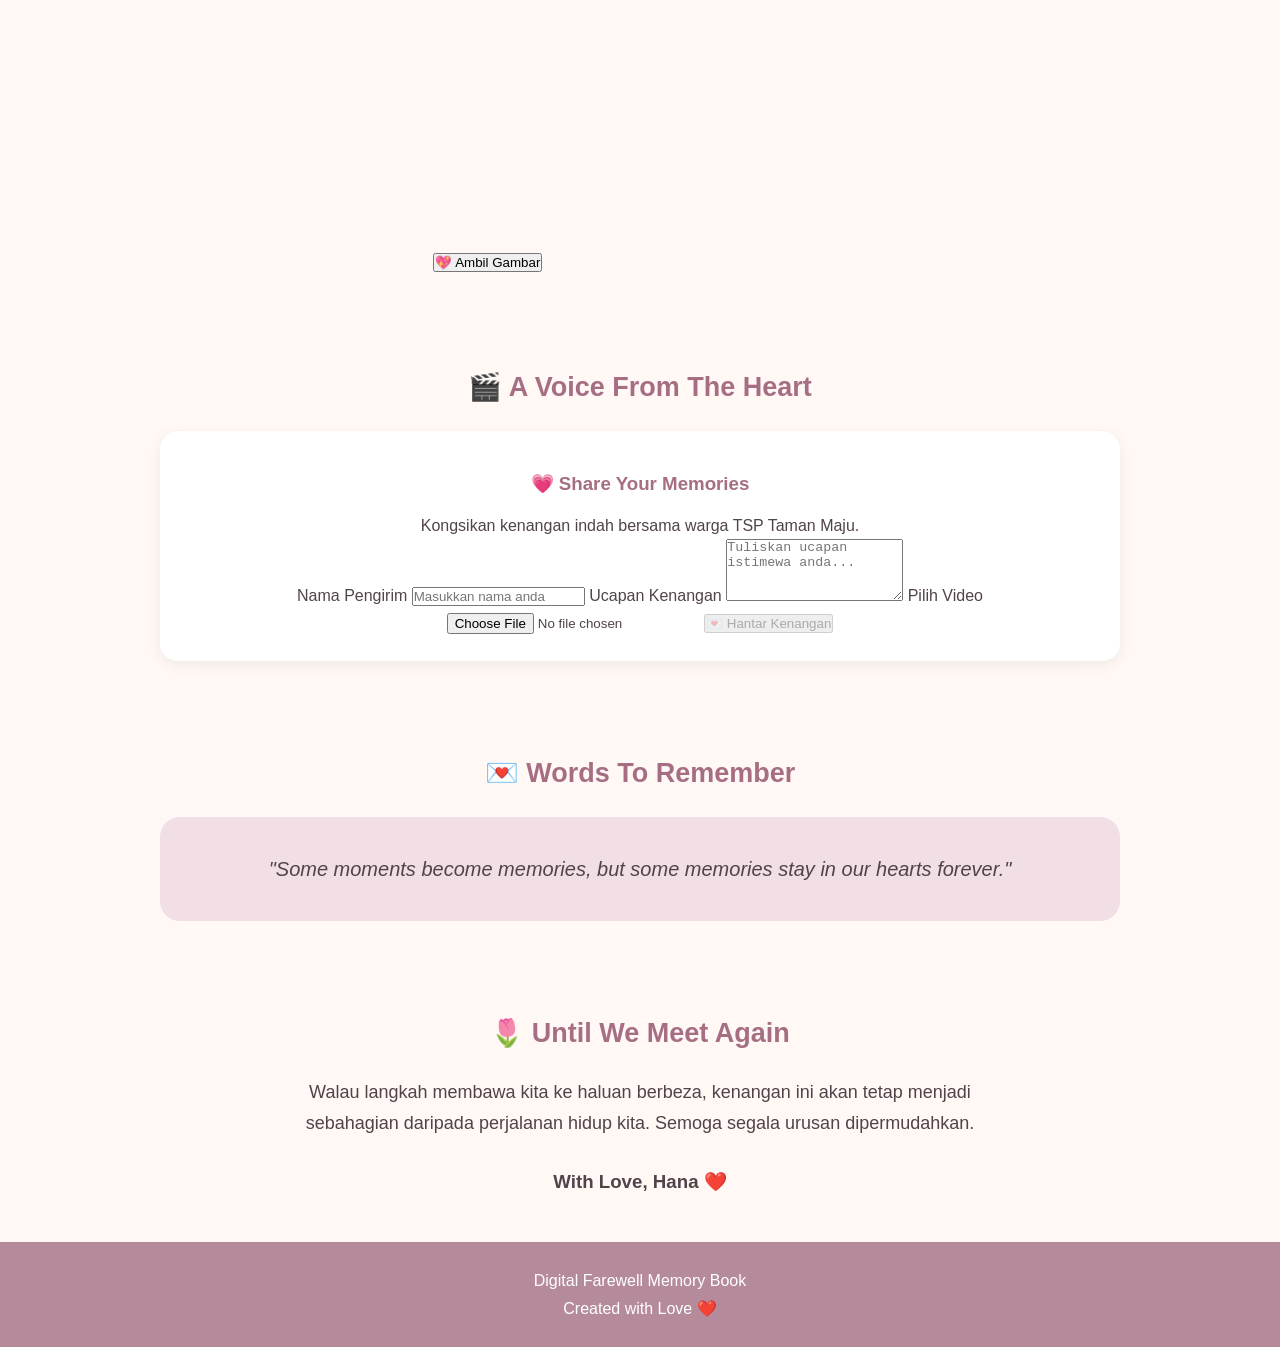
<file: kenangan.html>
<!DOCTYPE html>
<html lang="ms">
<head>
<meta charset="UTF-8">
<meta name="viewport" content="width=device-width, initial-scale=1.0">
<title>Digital Farewell - Kenangan Hana</title>

<style>
* {
    box-sizing: border-box;
    margin: 0;
    padding: 0;
}

body {
    font-family: 'Segoe UI', sans-serif;
    background: #fff8f5;
    color: #51434a;
    line-height: 1.7;
}

header {
    background: linear-gradient(135deg, #d9a7b5, #b58b9c);
    color: white;
    text-align: center;
    padding: 65px 20px;
}

header h1 {
    font-size: 38px;
    margin-bottom: 10px;
}

header p {
    font-size: 17px;
}

nav {
    background: white;
    padding: 15px;
    text-align: center;
    position: sticky;
    top: 0;
}

nav a {
    color: #a66e83;
    text-decoration: none;
    margin: 0 12px;
    font-weight: bold;
}

section {
    padding: 45px 20px;
    max-width: 1000px;
    margin: auto;
    text-align: center;
}

h2 {
    color: #a66e83;
    margin-bottom: 20px;
    font-size: 27px;
}

.intro {
    font-size: 18px;
    max-width: 750px;
    margin: auto;
}

.cards {
    display: grid;
    grid-template-columns: repeat(auto-fit, minmax(220px, 1fr));
    gap: 20px;
    margin-top: 25px;
}

.card {
    background: white;
    padding: 25px;
    border-radius: 18px;
    box-shadow: 0 4px 15px #00000010;
}

.card .icon {
    font-size: 40px;
}

.card h3 {
    color: #a66e83;
    margin: 12px 0;
}

.quote {
    background: #f2dfe5;
    padding: 35px 20px;
    border-radius: 20px;
    font-style: italic;
    font-size: 20px;
}

footer {
    background: #b58b9c;
    color: white;
    text-align: center;
    padding: 25px;
}

@media(max-width: 600px) {
    header h1 {
        font-size: 29px;
    }

    nav a {
        display: inline-block;
        margin: 5px;
    }
}/* PINK PRINCESS BEAUTY CAMERA */
#beautyCanvas {
    display: block;
    width: 100%;
    height: auto;
    border-radius: 18px;
}
</style>
</head>

<body>

<header>
    <h1>A Chapter To Remember</h1>
    <p>Our Memories With Hana ❤️</p>
    <p>Kenangan Indah, Selamanya Terpahat</p>
</header>

<nav>
    <a href="index.html">Utama</a>
    <a href="#kenangan">Kenangan</a>
    <a href="#video">Video</a>
    <a href="#ucapan">Ucapan</a>
</nav>

<section>
    <h2>❤️ Terima Kasih Atas Segalanya</h2>
    <p class="intro">
        Setiap pertemuan pasti ada perpisahan.
        Namun, setiap kenangan yang tercipta
        akan sentiasa tersimpan di dalam hati.
        Terima kasih atas segala pengalaman,
        persahabatan dan kasih sayang yang diberikan.
    </p>
</section>

<section id="kenangan">
    <h2>📸 Our Beautiful Moments</h2>
    <p>Setiap gambar menyimpan seribu cerita.</p>

    <div class="cards">
        <div class="card">
            <div class="icon">📷</div>
            <h3>Memori Bersama</h3>
            <p>Koleksi gambar kenangan TSP Taman Maju.</p>
        </div>

        <div class="card">
            <div class="icon">🌸</div>
            <h3>Detik Bermakna</h3>
            <p>Kenangan manis sepanjang perjalanan bersama.</p>
        </div>

        <div class="card">
            <div class="icon">💕</div>
            <h3>Persahabatan</h3>
            <p>Ikatan persahabatan yang kekal selamanya.</p>
        </div>
    </div> 
    <!-- RETRO CAMERA -->
<div class="camera-area">
    <h2>📸 Retro Memory Camera</h2>
    <p>Abadikan kenangan indah kita bersama!</p>

   <div class="camera-options">
    <button onclick="startCamera('normal')">📷 Normal</button>
    <button onclick="startCamera('vintage')">🎞️ Vintage 80s</button>
    <button onclick="startCamera('pink')">💗 Pink Glow</button>
    <button onclick="startCamera('dreamy')">✨ Dreamy</button>
    <button onclick="startCamera('bw')">🖤 Black & White</button>
    <button onclick="startCamera('golden')">🌅 Golden Memories</button>
    <button onclick="startCamera('disco')">🪩 Disco Glam</button>
</div>

    <div class="camera-preview">
        <video id="cameraVideo" autoplay playsinline></video>
        <canvas id="beautyCanvas"></canvas>
    </div>

    <button id="captureBtn" onclick="capturePhoto()">
        💖 Ambil Gambar
    </button>

    <canvas id="photoCanvas"></canvas>
</div>
</section>

<section id="video">
    <h2>🎬 A Voice From The Heart</h2>
   
<div class="card">
    <h3>💗 Share Your Memories</h3>
    <p>Kongsikan kenangan indah bersama warga TSP Taman Maju.</p>

    <form id="videoUploadForm">
        <label for="guestName">Nama Pengirim</label>
        <input
            type="text"
            id="guestName"
            placeholder="Masukkan nama anda"
            required
        >

        <label for="guestMessage">Ucapan Kenangan</label>
        <textarea
            id="guestMessage"
            placeholder="Tuliskan ucapan istimewa anda..."
            rows="4"
            required
        ></textarea>

        <label for="guestVideo">Pilih Video</label>
        <input
            type="file"
            id="guestVideo"
            accept="video/*"
            required
        >

        <button type="button" disabled>
            💌 Hantar Kenangan
        </button>
    </form>
</div>

</section>

<section id="ucapan">
    <h2>💌 Words To Remember</h2>
    <div class="quote">
        "Some moments become memories,
        but some memories stay in our hearts forever."
    </div>
</section>

<section>
    <h2>🌷 Until We Meet Again</h2>
    <p class="intro">
        Walau langkah membawa kita ke haluan berbeza,
        kenangan ini akan tetap menjadi sebahagian
        daripada perjalanan hidup kita.
        Semoga segala urusan dipermudahkan.
    </p>
    <br>
    <h3>With Love, Hana ❤️</h3>
</section>

<footer>
    <p>Digital Farewell Memory Book</p>
    <p>Created with Love ❤️</p>
</footer>
<script>
let cameraStream = null;
let cameraMode = "normal";

async function startCamera(mode) {
    cameraMode = mode;

    const video = document.getElementById("cameraVideo");

    try {
        if (cameraStream) {
            cameraStream.getTracks().forEach(track => track.stop());
        }

        cameraStream = await navigator.mediaDevices.getUserMedia({
            video: { facingMode: "user" },
            audio: false
        });

        video.srcObject = cameraStream;
await setupFaceMesh();
        processBeautyCamera();
        const filters = {
    normal: "none",

    vintage: "sepia(0.75) contrast(1.25) saturate(1.5) brightness(1.05)",

    pink: "brightness(1.08) saturate(1.12) contrast(1.03) sepia(0.08)",

    dreamy: "brightness(1.2) saturate(1.35) contrast(0.85)",

    bw: "grayscale(1) contrast(1.3)",

    golden: "sepia(0.6) saturate(1.7) brightness(1.15) contrast(1.1)",

    disco: "saturate(2.2) contrast(1.3) hue-rotate(35deg) brightness(1.1)"
};
video.style.filter = filters[mode] || "none";

    } catch (error) {
        alert("Kamera tidak dapat dibuka. Sila benarkan akses kamera pada browser.");
        console.error(error);
    }
}

function capturePhoto() {
    const video = document.getElementById("cameraVideo");
    const canvas = document.getElementById("photoCanvas");
    const context = canvas.getContext("2d");

    if (!video.videoWidth) {
        alert("Sila buka kamera dahulu.");
        return;
    }

    canvas.width = video.videoWidth;
    canvas.height = video.videoHeight;

    const filters = {
    normal: "none",
    vintage: "sepia(0.75) contrast(1.25) saturate(1.5) brightness(1.05)",
    pink: "sepia(0.2) hue-rotate(305deg) saturate(1.8) brightness(1.12) contrast(1.05)",
    dreamy: "brightness(1.2) saturate(1.35) contrast(0.85)",
    bw: "grayscale(1) contrast(1.3)",
    golden: "sepia(0.6) saturate(1.7) brightness(1.15) contrast(1.1)",
    disco: "saturate(2.2) contrast(1.3) hue-rotate(35deg) brightness(1.1)"
};

context.filter = filters[cameraMode] || "none";

    context.drawImage(video, 0, 0, canvas.width, canvas.height);

    canvas.style.display = "block";

    alert("Gambar berjaya diambil! 💖");
}
    async function processBeautyCamera() {
    const video = document.getElementById("cameraVideo");
    const canvas = document.getElementById("beautyCanvas");
    const context = canvas.getContext("2d");

    if (!faceMesh || !video.videoWidth) return;

    canvas.width = video.videoWidth;
    canvas.height = video.videoHeight;

    await faceMesh.send({ image: video });

    context.clearRect(0, 0, canvas.width, canvas.height);
    context.filter = "brightness(1.08) contrast(1.03) saturate(1.08)";
    context.drawImage(video, 0, 0, canvas.width, canvas.height);
    context.filter = "none";
requestAnimationFrame(processBeautyCamera);
    }
</script>
</body>
</html>
</file>
